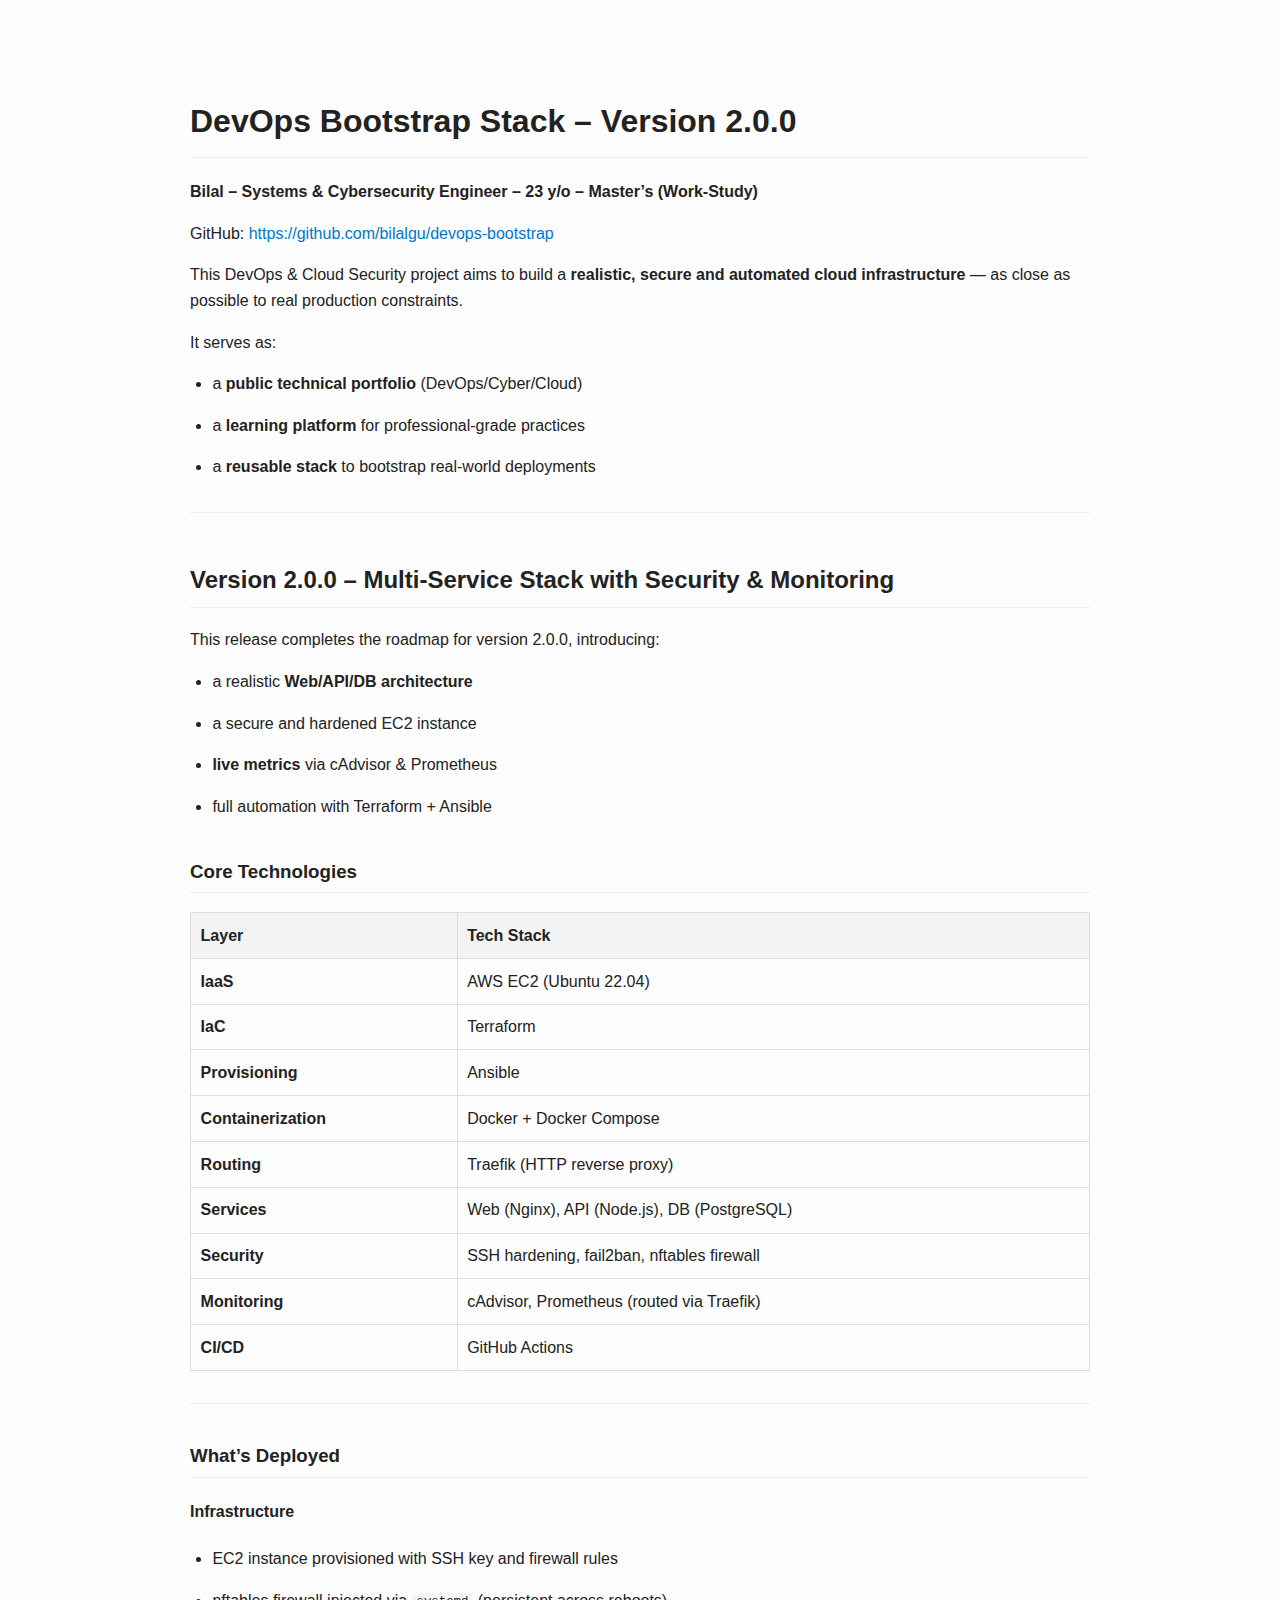
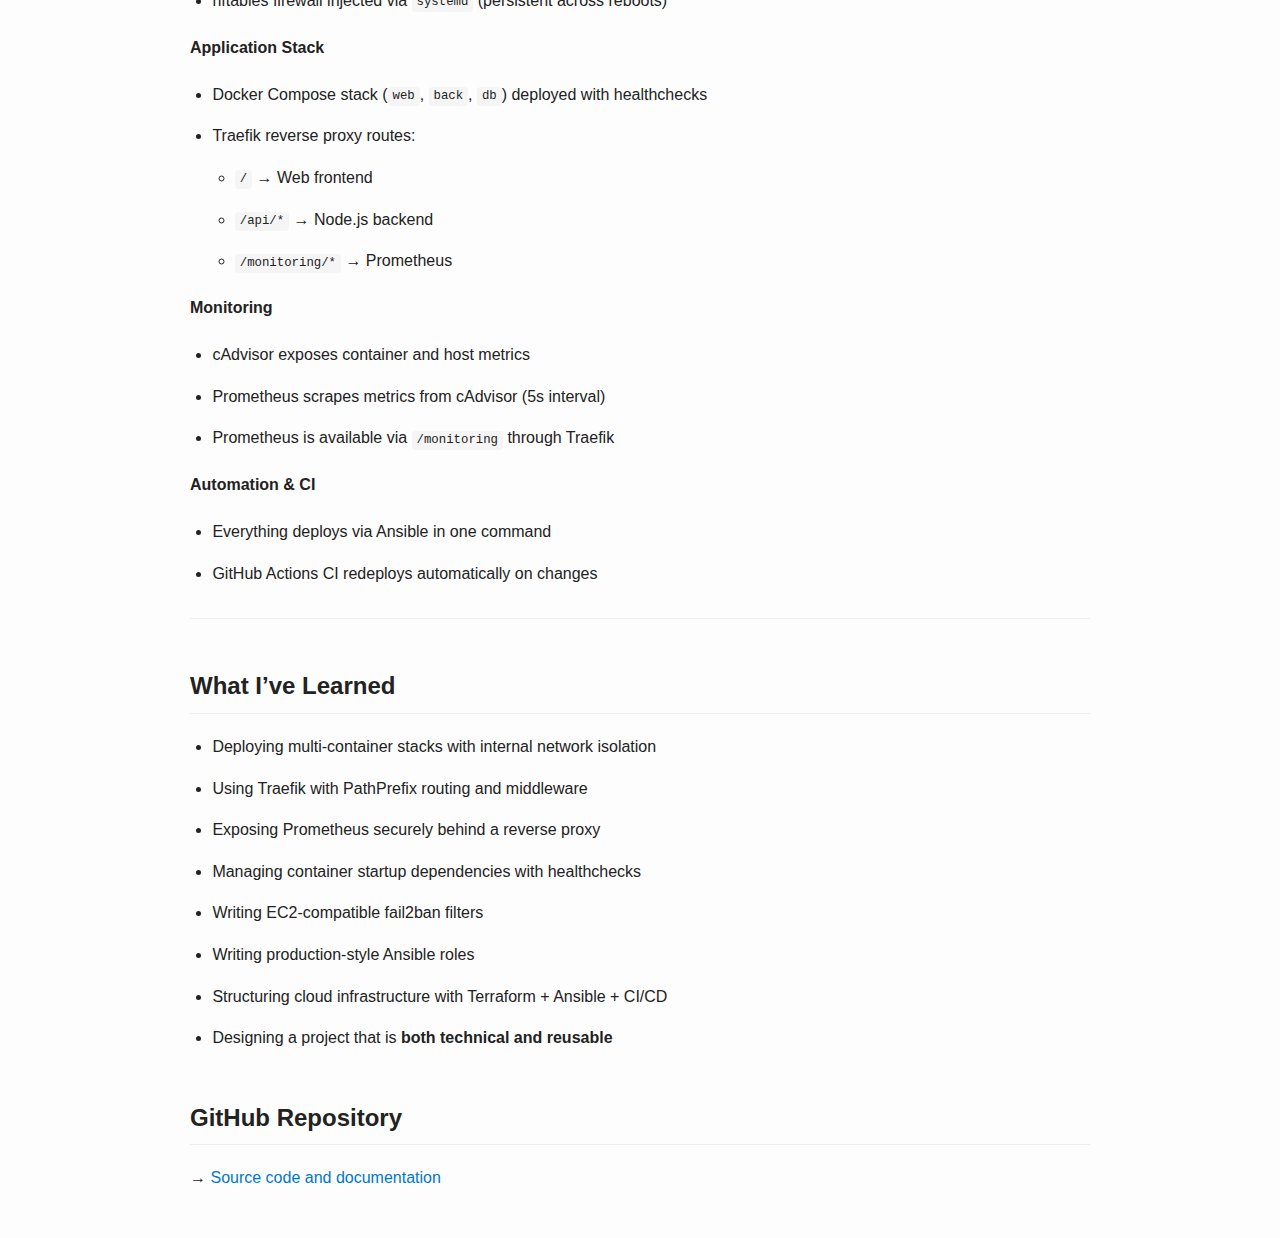
<file: projects/devops-bootstrap.html>
<!DOCTYPE html>
<html lang="en">
<head>
  <meta charset="UTF-8">
  <title>Bilal Guirre – Projects</title>
  <link rel="stylesheet" href="../style.css">
</head>
<body>

    <h1 id="devops-bootstrap-stack-version-2.0.0">DevOps Bootstrap Stack –
    Version 2.0.0</h1>
    <p><strong>Bilal – Systems &amp; Cybersecurity Engineer – 23 y/o –
    Master’s (Work-Study)</strong></p>
    <p>GitHub: <a
    href="https://github.com/bilalgu/devops-bootstrap">https://github.com/bilalgu/devops-bootstrap</a></p>
    <p>This DevOps &amp; Cloud Security project aims to build a
    <strong>realistic, secure and automated cloud infrastructure</strong> —
    as close as possible to real production constraints.</p>
    <p>It serves as:</p>
    <ul>
    <li><p>a <strong>public technical portfolio</strong>
    (DevOps/Cyber/Cloud)</p></li>
    <li><p>a <strong>learning platform</strong> for professional-grade
    practices</p></li>
    <li><p>a <strong>reusable stack</strong> to bootstrap real-world
    deployments</p></li>
    </ul>
    <hr />
    <h2
    id="version-2.0.0-multi-service-stack-with-security-monitoring">Version
    2.0.0 – Multi-Service Stack with Security &amp; Monitoring</h2>
    <p>This release completes the roadmap for version 2.0.0,
    introducing:</p>
    <ul>
    <li><p>a realistic <strong>Web/API/DB architecture</strong></p></li>
    <li><p>a secure and hardened EC2 instance</p></li>
    <li><p><strong>live metrics</strong> via cAdvisor &amp;
    Prometheus</p></li>
    <li><p>full automation with Terraform + Ansible</p></li>
    </ul>
    <h3 id="core-technologies">Core Technologies</h3>
    <table>
    <thead>
    <tr class="header">
    <th>Layer</th>
    <th>Tech Stack</th>
    </tr>
    </thead>
    <tbody>
    <tr class="odd">
    <td><strong>IaaS</strong></td>
    <td>AWS EC2 (Ubuntu 22.04)</td>
    </tr>
    <tr class="even">
    <td><strong>IaC</strong></td>
    <td>Terraform</td>
    </tr>
    <tr class="odd">
    <td><strong>Provisioning</strong></td>
    <td>Ansible</td>
    </tr>
    <tr class="even">
    <td><strong>Containerization</strong></td>
    <td>Docker + Docker Compose</td>
    </tr>
    <tr class="odd">
    <td><strong>Routing</strong></td>
    <td>Traefik (HTTP reverse proxy)</td>
    </tr>
    <tr class="even">
    <td><strong>Services</strong></td>
    <td>Web (Nginx), API (Node.js), DB (PostgreSQL)</td>
    </tr>
    <tr class="odd">
    <td><strong>Security</strong></td>
    <td>SSH hardening, fail2ban, nftables firewall</td>
    </tr>
    <tr class="even">
    <td><strong>Monitoring</strong></td>
    <td>cAdvisor, Prometheus (routed via Traefik)</td>
    </tr>
    <tr class="odd">
    <td><strong>CI/CD</strong></td>
    <td>GitHub Actions</td>
    </tr>
    </tbody>
    </table>
    <hr />
    <h3 id="whats-deployed">What’s Deployed</h3>
    <h4 id="infrastructure">Infrastructure</h4>
    <ul>
    <li><p>EC2 instance provisioned with SSH key and firewall rules</p></li>
    <li><p>nftables firewall injected via <code>systemd</code> (persistent
    across reboots)</p></li>
    </ul>
    <h4 id="application-stack">Application Stack</h4>
    <ul>
    <li><p>Docker Compose stack (<code>web</code>, <code>back</code>,
    <code>db</code>) deployed with healthchecks</p></li>
    <li><p>Traefik reverse proxy routes:</p>
    <ul>
    <li><p><code>/</code> → Web frontend</p></li>
    <li><p><code>/api/*</code> → Node.js backend</p></li>
    <li><p><code>/monitoring/*</code> → Prometheus</p></li>
    </ul></li>
    </ul>
    <h4 id="monitoring">Monitoring</h4>
    <ul>
    <li><p>cAdvisor exposes container and host metrics</p></li>
    <li><p>Prometheus scrapes metrics from cAdvisor (5s interval)</p></li>
    <li><p>Prometheus is available via <code>/monitoring</code> through
    Traefik</p></li>
    </ul>
    <h4 id="automation-ci">Automation &amp; CI</h4>
    <ul>
    <li><p>Everything deploys via Ansible in one command</p></li>
    <li><p>GitHub Actions CI redeploys automatically on changes</p></li>
    </ul>
    <hr />
    <h2 id="what-ive-learned">What I’ve Learned</h2>
    <ul>
    <li><p>Deploying multi-container stacks with internal network
    isolation</p></li>
    <li><p>Using Traefik with PathPrefix routing and middleware</p></li>
    <li><p>Exposing Prometheus securely behind a reverse proxy</p></li>
    <li><p>Managing container startup dependencies with
    healthchecks</p></li>
    <li><p>Writing EC2-compatible fail2ban filters</p></li>
    <li><p>Writing production-style Ansible roles</p></li>
    <li><p>Structuring cloud infrastructure with Terraform + Ansible +
    CI/CD</p></li>
    <li><p>Designing a project that is <strong>both technical and
    reusable</strong></p></li>
    </ul>
    <h2 id="github-repository">GitHub Repository</h2>
    <p>→ <a href="https://github.com/bilalgu/devops-bootstrap">Source code
    and documentation</a></p>

</body>
</html>
</file>
<file: style.css>
body {
  font-family: 'Segoe UI', 'Helvetica Neue', sans-serif;
  background-color: #fdfdfd;
  color: #222;
  max-width: 900px;
  margin: 0 auto;
  padding: 2rem;
  line-height: 1.6;
}

h1, h2, h3 {
  border-bottom: 1px solid #eee;
  padding-bottom: 0.3em;
  margin-top: 2em;
  font-weight: 600;
}

a {
  color: #0077cc;
  text-decoration: none;
}
a:hover {
  text-decoration: underline;
}

pre, code {
  background-color: #f5f5f5;
  border-radius: 4px;
  padding: 0.2em 0.4em;
  font-family: monospace;
  font-size: 0.95em;
}

hr {
  border: none;
  border-top: 1px solid #eee;
  margin: 2em 0;
}

ul {
  padding-left: 1.4em;
}

table {
  border-collapse: collapse;
  width: 100%;
  margin-top: 1em;
}
table th, table td {
  border: 1px solid #ddd;
  padding: 0.6em;
  text-align: left;
}
table th {
  background-color: #f3f3f3;
}
</file>
